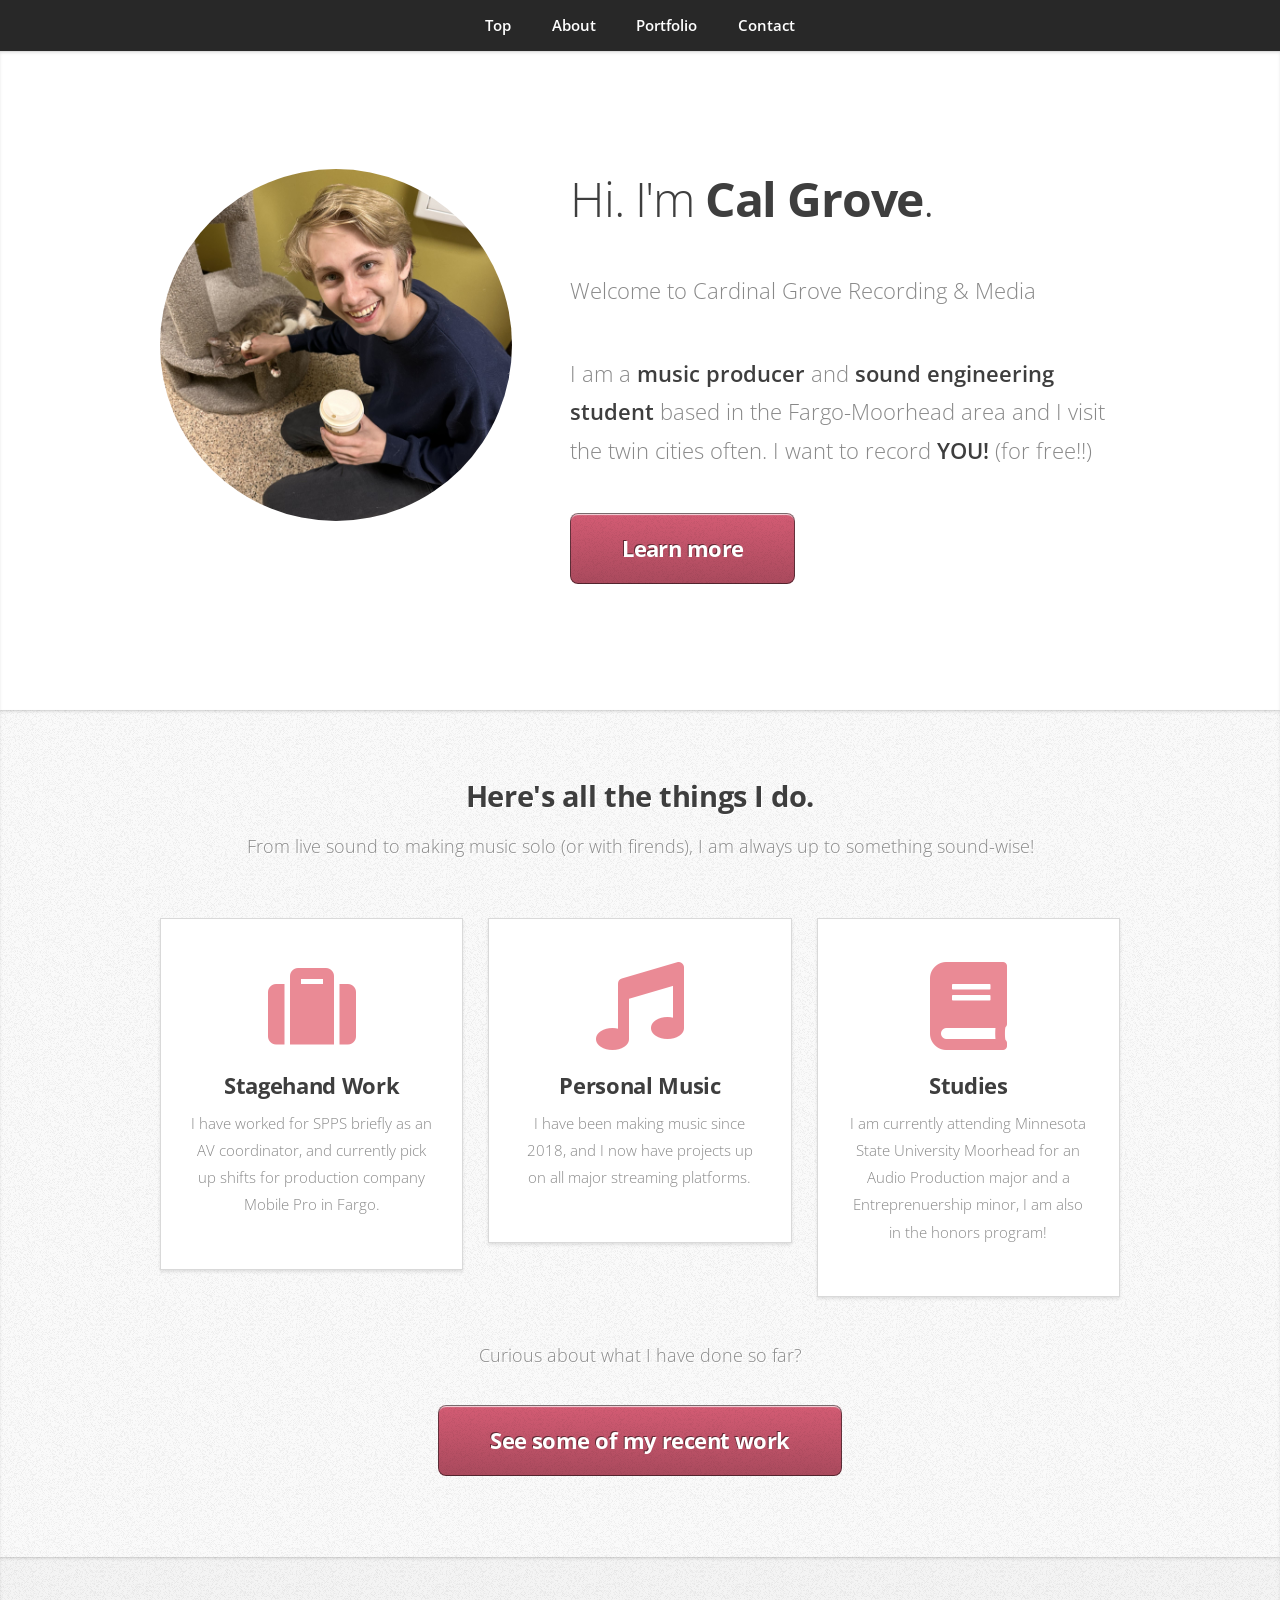
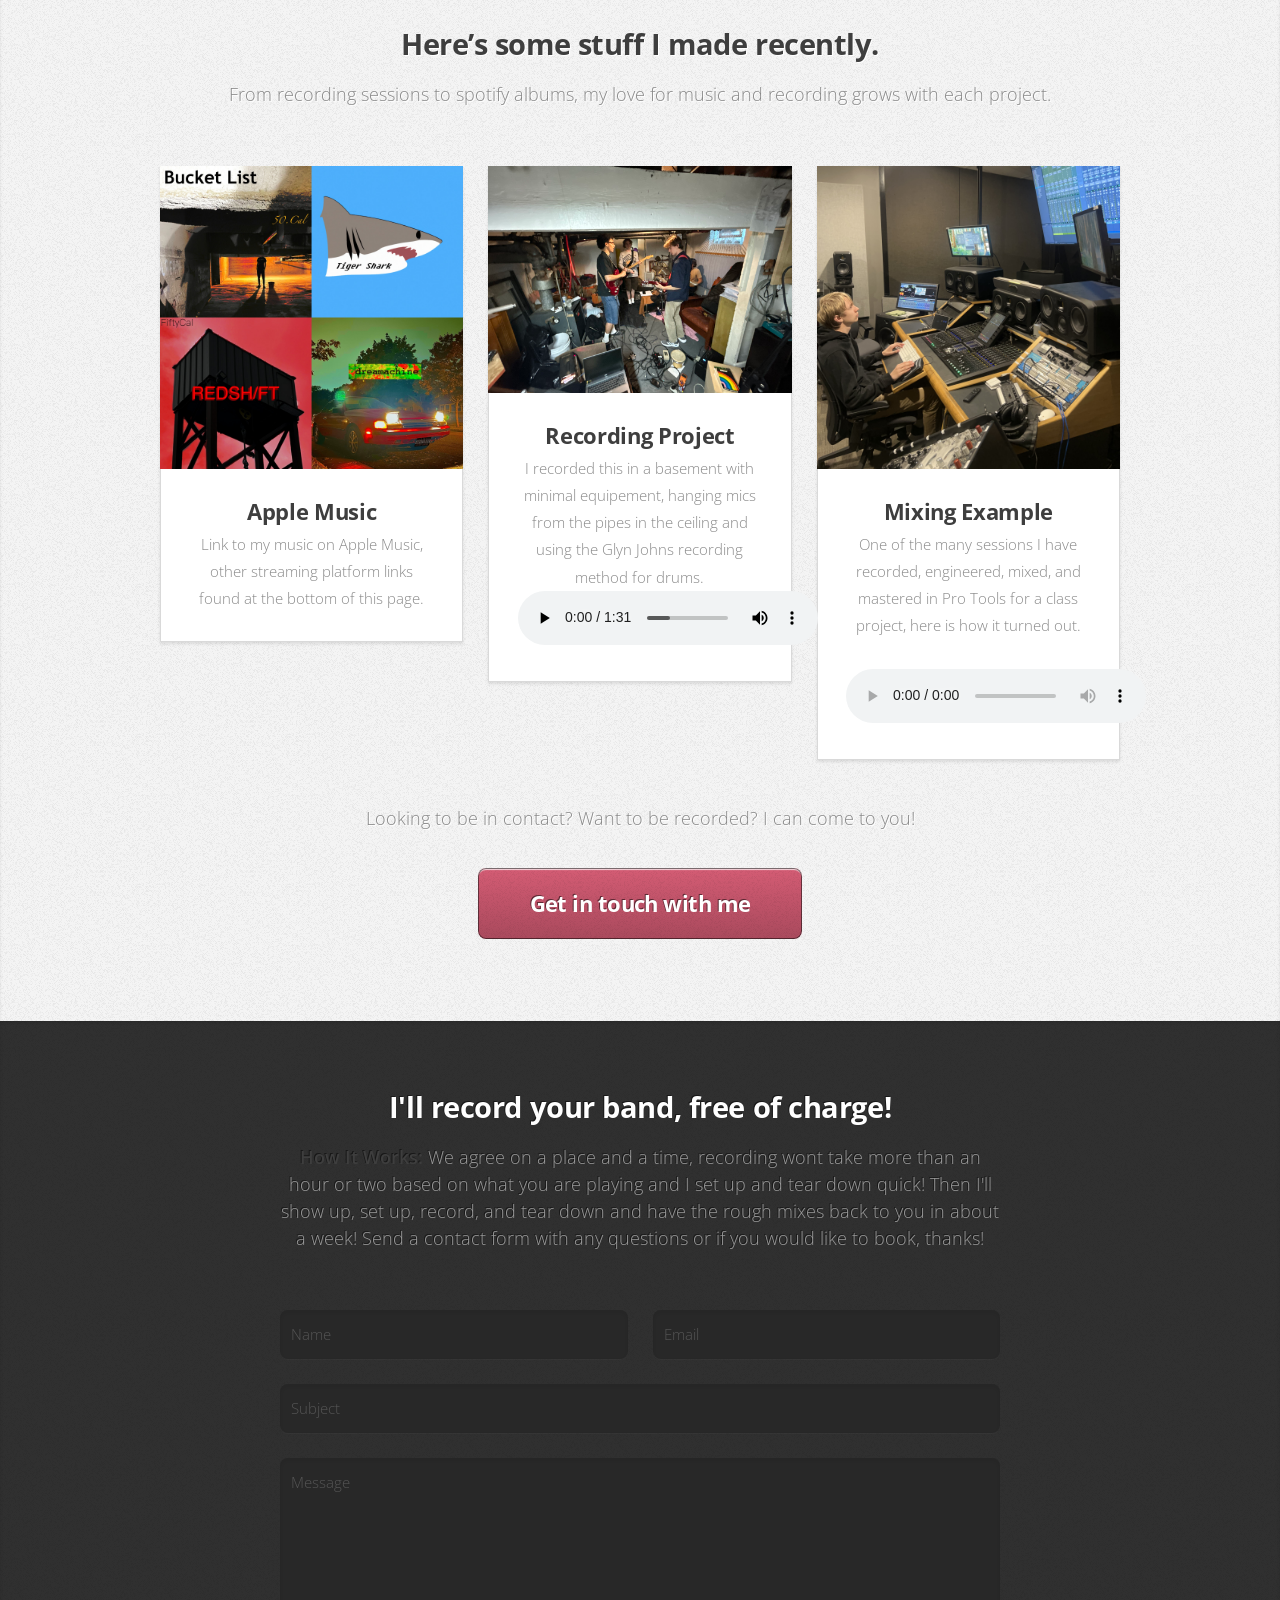
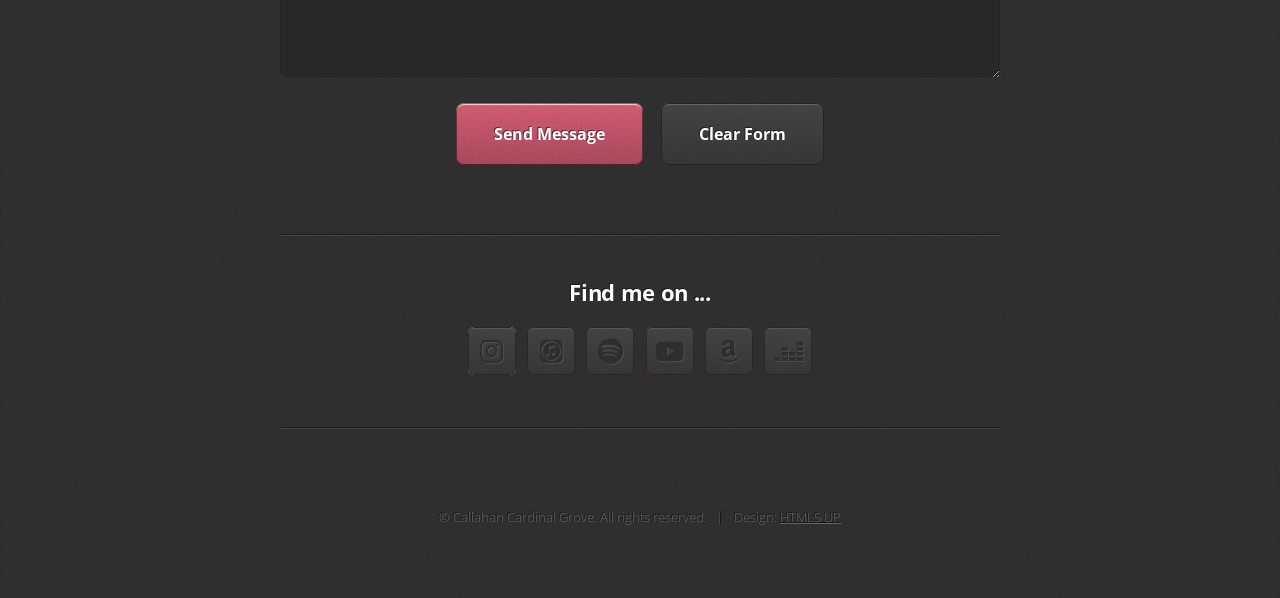
<file: index.html>
<!DOCTYPE HTML>
<!--
	Miniport by HTML5 UP
	html5up.net | @ajlkn
	Free for personal and commercial use under the CCA 3.0 license (html5up.net/license)
-->
<html>
	<head>
		<title>Cardinal Grove Recording</title>
		<meta charset="utf-8" />
		<meta name="viewport" content="width=device-width, initial-scale=1, user-scalable=no" />
		<link rel="stylesheet" href="assets/css/main.css" />
	</head>
	<body class="is-preload">

		<!-- Nav -->
			<nav id="nav">
				<ul class="container">
					<li><a href="#top">Top</a></li>
					<li><a href="#work">About</a></li>
					<li><a href="#portfolio">Portfolio</a></li>
					<li><a href="#contact">Contact</a></li>
				</ul>
			</nav>

		<!-- Home -->
			<article id="top" class="wrapper style1">
				<div class="container">
					<div class="row">
						<div class="col-4 col-5-large col-12-medium">
							<span class="image fit"><img src="images/me.jpg" alt="" /></span>
						</div>
						<div class="col-8 col-7-large col-12-medium">
							<header>
								<h1>Hi. I'm <strong>Cal Grove</strong>.</h1>
							</header>
							<div>
							<p>Welcome to Cardinal Grove Recording & Media</p>	
							</div>
							<p>I am a <strong>music producer</strong> and <strong>sound engineering student</strong> based in the Fargo-Moorhead area and I visit the twin cities often. I want to record <strong>YOU!</strong> (for free!!)</a></p>
							<a href="#work" class="button large scrolly">Learn more</a>
						</div>
					</div>
				</div>
			</article>

		<!-- Work -->
			<article id="work" class="wrapper style2">
				<div class="container">
					<header>
						<h2>Here's all the things I do.</h2>
						<p>From live sound to making music solo (or with firends), I am always up to something sound-wise!</p>
					</header>
					<div class="row aln-center">
						<div class="col-4 col-6-medium col-12-small">
							<section class="box style1">
								<span class="icon solid featured fa-suitcase"></span>
								<h3>Stagehand Work</h3>
								<p>I have worked for SPPS briefly as an AV coordinator, and currently pick up shifts for production company Mobile Pro in Fargo.</p>
							</section>
						</div>
						<div class="col-4 col-6-medium col-12-small">
							<section class="box style1">
								<span class="icon solid featured fa-music"></span>
								<h3>Personal Music</h3>
								<p>I have been making music since 2018, and I now have projects up on all major streaming platforms.</p>
							</section>
						</div>
						<div class="col-4 col-6-medium col-12-small">
							<section class="box style1">
								<span class="icon solid featured fa-book"></span>
								<h3>Studies</h3>
								<p>I am currently attending Minnesota State University Moorhead for an Audio Production major and a Entreprenuership minor, I am also in the honors program!</p>
							</section>
						</div>
					</div>
					<footer>
						<p>Curious about what I have done so far?</p>
						<a href="#portfolio" class="button large scrolly">See some of my recent work</a>
					</footer>
				</div>
			</article>

		<!-- Portfolio -->
			<article id="portfolio" class="wrapper style3">
				<div class="container">
					<header>
						<h2>Here’s some stuff I made recently.</h2>
						<p>From recording sessions to spotify albums, my love for music and recording grows with each project.</p>
					</header>
					<div class="row">
						<div class="col-4 col-6-medium col-12-small">
							<article class="box style2">
								<a href="#" class="image featured"><img src="images/albums.png" alt="" /></a>
								<h3><a href="https://www.cardinalgroverecording.com">Apple Music</a></h3>
								<p>Link to my music on Apple Music, other streaming platform links found at the bottom of this page.</p>
							</article>
						</div>
						<div class="col-4 col-6-medium col-12-small">
							<article class="box style2">
								<a href="#" class="image featured"><img src="images/band1.jpg" alt="" /></a>
								<h3><a href="#">Recording Project</a></h3>
								<p>I recorded this in a basement with minimal equipement, hanging mics from the pipes in the ceiling and using the Glyn Johns recording method for drums.
									<audio controls>
    								<source src="audio/wasted.mp3" type="audio/mpeg">
    								Your browser does not support the audio element.
									</audio>
								</p>
							</article>
						</div>
						
						<div class="col-4 col-6-medium col-12-small">
							<article class="box style2">
								<a href="#" class="image featured"><img src="images/studio.JPG" alt="" /></a>
								<h3><a href="https://www.telefunken-elektroakustik.com/livefromthelab_season/7/" target="_blank">Mixing Example</a></h3>
								<p>One of the many sessions I have recorded, engineered, mixed, and mastered in Pro Tools for a class project, here is how it turned out.</p>
								<audio controls>
    								<source src="audio/proj1.mp3" type="audio/mpeg">
    								Your browser does not support the audio element.
									</audio>
							</article>
						</div>
					    

						<!-- 
						<div class="col-4 col-6-medium col-12-small">
							<article class="box style2">
								<a href="#" class="image featured"><img src="images/pic04.jpg" alt="" /></a>
								<h3><a href="#">Tempus dolore</a></h3>
								<p>Ornare nulla proin odio consequat.</p>
							</article>
						</div>
						<div class="col-4 col-6-medium col-12-small">
							<article class="box style2">
								<a href="#" class="image featured"><img src="images/pic05.jpg" alt="" /></a>
								<h3><a href="#">Feugiat aliquam</a></h3>
								<p>Ornare nulla proin odio consequat.</p>
							</article>
						</div>
						<div class="col-4 col-6-medium col-12-small">
							<article class="box style2">
								<a href="#" class="image featured"><img src="images/pic06.jpg" alt="" /></a>
								<h3><a href="#">Sed amet ornare</a></h3>
								<p>Ornare nulla proin odio consequat.</p>
							</article>
						</div>
						-->
					</div>
					<footer>
						<p>Looking to be in contact? Want to be recorded? I can come to you!</p>
						<a href="#contact" class="button large scrolly">Get in touch with me</a>
					</footer>
				</div>
			</article>

		<!-- Contact -->
			<article id="contact" class="wrapper style4">
				<div class="container medium">
					<header>
						<h2>I'll record your band, free of charge!</h2>
						<p><strong>How It Works:</strong> We agree on a place and a time, recording wont take more than an hour or two based on what you are playing and I set up and tear down quick! Then I'll show up, set up, record, and tear down and have the rough mixes back to you in about a week! Send a contact form with any questions or if you would like to book, thanks!</p>
					</header>
					<div class="row">
						<div class="col-12">
							<form action="https://api.web3forms.com/submit" method="POST">
							<input type="hidden" name="access_key" value="b2264269-0366-4aee-8fe4-e70621992336">
								<div class="row">
									<div class="col-6 col-12-small">
										<input type="text" name="name" id="name" placeholder="Name" />
									</div>
									<div class="col-6 col-12-small">
										<input type="text" name="email" id="email" placeholder="Email" />
									</div>
									<div class="col-12">
										<input type="text" name="subject" id="subject" placeholder="Subject" />
									</div>
									<div class="col-12">
										<textarea name="message" id="message" placeholder="Message"></textarea>
									</div>
									<div class="col-12">
										<ul class="actions">
											<li><input type="submit" value="Send Message" /></li>
											<li><input type="reset" value="Clear Form" class="alt" /></li>
										</ul>
									</div>
								</div>
							</form>
						</div>
						<div class="col-12">
							<hr />
							<h3>Find me on ...</h3>
							<ul class="social">
								<!--
								<li><a href="#" class="icon brands fa-twitter"><span class="label">Twitter</span></a></li>
								<li><a href="#" class="icon brands fa-facebook-f"><span class="label">Facebook</span></a></li>
								<li><a href="#" class="icon brands fa-dribbble"><span class="label">Dribbble</span></a></li>
								<li><a href="#" class="icon brands fa-linkedin-in"><span class="label">LinkedIn</span></a></li>
								<li><a href="#" class="icon brands fa-tumblr"><span class="label">Tumblr</span></a></li>
								<li><a href="#" class="icon brands fa-google-plus"><span class="label">Google+</span></a></li>
								<li><a href="#" class="icon brands fa-github"><span class="label">Github</span></a></li>
								-->
								
								
								<li><a href="https://www.instagram.com/fiftycal_music/" target= "_blank" class="icon brands fa-instagram"><span class="label">Instagram</span></a></li>
								<li><a href="https://music.apple.com/us/artist/fiftycal/1694787597" target="_blank" class="icon brands fa-itunes"><span class="label">Apple Music</span></a></li>
								<li><a href="https://open.spotify.com/artist/5w1RbmK7Opd5EzaqV34ALB" target="_blank" class="icon brands fa-spotify"><span class="label">Spotify</span></a></li>
								<li><a href="https://music.youtube.com/channel/UCnGplVIdR8mCOvyblOKeU2w" target= "_blank" class="icon brands fa-youtube"><span class="label">Youtube Music</span></a></li>
								<li><a href="https://music.amazon.com/artists/B0C9RW9Q5Y/fiftycal" target= "_blank" class="icon brands fa-amazon"><span class="label">Amazon Music</span></a></li>
								<li><a href="https://www.deezer.com/us/artist/222561065" target= "_blank" class="icon brands fa-deezer"><span class="label">Deezer</span></a></li>

								<!--
								<li><a href="#" class="icon solid fa-rss"><span>RSS</span></a></li>
								<li><a href="#" class="icon brands fa-foursquare"><span>Foursquare</span></a></li>
								<li><a href="#" class="icon brands fa-skype"><span>Skype</span></a></li>
								<li><a href="#" class="icon brands fa-soundcloud"><span>Soundcloud</span></a></li>
								<li><a href="#" class="icon brands fa-youtube"><span>YouTube</span></a></li>
								<li><a href="#" class="icon brands fa-blogger"><span>Blogger</span></a></li>
								<li><a href="#" class="icon brands fa-flickr"><span>Flickr</span></a></li>
								<li><a href="#" class="icon brands fa-vimeo"><span>Vimeo</span></a></li>
								-->
							</ul>
							<hr />
						</div>
					</div>
					<footer>
						<ul id="copyright">
							<li>&copy; Callahan Cardinal Grove. All rights reserved.</li><li>Design: <a href="http://html5up.net">HTML5 UP</a></li>
						</ul>
					</footer>
				</div>
			</article>

		<!-- Scripts -->
			<script src="assets/js/jquery.min.js"></script>
			<script src="assets/js/jquery.scrolly.min.js"></script>
			<script src="assets/js/browser.min.js"></script>
			<script src="assets/js/breakpoints.min.js"></script>
			<script src="assets/js/util.js"></script>
			<script src="assets/js/main.js"></script>

	</body>
</html>
</file>
<file: assets/css/main.css>
@import url("https://fonts.googleapis.com/css?family=Open+Sans:300,300italic,600,600italic,700");
@import url("fontawesome-all.min.css");

/*
	Miniport by HTML5 UP
	html5up.net | @ajlkn
	Free for personal and commercial use under the CCA 3.0 license (html5up.net/license)
*/

html, body, div, span, applet, object,
iframe, h1, h2, h3, h4, h5, h6, p, blockquote,
pre, a, abbr, acronym, address, big, cite,
code, del, dfn, em, img, ins, kbd, q, s, samp,
small, strike, strong, sub, sup, tt, var, b,
u, i, center, dl, dt, dd, ol, ul, li, fieldset,
form, label, legend, table, caption, tbody,
tfoot, thead, tr, th, td, article, aside,
canvas, details, embed, figure, figcaption,
footer, header, hgroup, menu, nav, output, ruby,
section, summary, time, mark, audio, video {
	margin: 0;
	padding: 0;
	border: 0;
	font-size: 100%;
	font: inherit;
	vertical-align: baseline;}

article, aside, details, figcaption, figure,
footer, header, hgroup, menu, nav, section {
	display: block;}

body {
	line-height: 1;
}

ol, ul {
	list-style: none;
}

blockquote, q {
	quotes: none;
}

	blockquote:before, blockquote:after, q:before, q:after {
		content: '';
		content: none;
	}

table {
	border-collapse: collapse;
	border-spacing: 0;
}

body {
	-webkit-text-size-adjust: none;
}

mark {
	background-color: transparent;
	color: inherit;
}

input::-moz-focus-inner {
	border: 0;
	padding: 0;
}

input, select, textarea {
	-moz-appearance: none;
	-webkit-appearance: none;
	-ms-appearance: none;
	appearance: none;
}

/* Basic */

	html {
		box-sizing: border-box;
	}

	*, *:before, *:after {
		box-sizing: inherit;
	}

	body {
		padding-top: 3.5em;
	}

		body.is-preload *, body.is-preload *:before, body.is-preload *:after {
			-moz-animation: none !important;
			-webkit-animation: none !important;
			-ms-animation: none !important;
			animation: none !important;
			-moz-transition: none !important;
			-webkit-transition: none !important;
			-ms-transition: none !important;
			transition: none !important;
		}

	body, input, textarea, select {
		font-family: 'Open Sans', sans-serif;
		line-height: 1.85em;
		color: #888;
		font-weight: 300;
		font-size: 13pt;
	}

	a {
		-moz-transition: color .2s ease-in-out;
		-webkit-transition: color .2s ease-in-out;
		-ms-transition: color .2s ease-in-out;
		transition: color .2s ease-in-out;
		color: #43B3E0;
		text-decoration: underline;
	}

		a:hover {
			color: #43bff0 !important;
		}

		a img {
			border: 0;
		}

	b, strong {
		font-weight: 600;
		color: #3e3e3e;
	}

	i, em {
		font-style: italic;
	}

	sub {
		position: relative;
		top: 0.5em;
		font-size: 0.8em;
	}

	sup {
		position: relative;
		top: -0.5em;
		font-size: 0.8em;
	}

	blockquote {
		border-left: solid 0.75em #eee;
		padding: 1em 0 1em 1.5em;
		font-style: italic;
	}

	h1, h2, h3, h4, h5, h6 {
		color: #3e3e3e;
		margin: 0 0 0.75em 0;
	}

	h1 a, h2 a, h3 a, h4 a, h5 a, h6 a {
		text-decoration: none;
		color: inherit;
	}

	h2, h3, h4, h5, h6 {
		font-weight: 700;
	}

	h1 {
		font-size: 3.25em;
		letter-spacing: -0.025em;
		font-weight: 300;
	}

		h1 strong {
			font-weight: 700;
		}

	h2 {
		font-size: 2em;
		letter-spacing: -0.015em;
	}

	h3 {
		font-size: 1.5em;
		letter-spacing: -0.015em;
	}

	em, i {
		font-style: italic;
	}

	br.clear {
		clear: both;
	}

	hr {
		border: 0;
		border-top: solid 1px #444;
		border-top-color: rgba(0, 0, 0, 0.35);
		box-shadow: 0px 1px 0px 0px rgba(255, 255, 255, 0.1);
		height: 1px;
		margin: 3em 0;
	}

	p, ul, ol, dl, table {
		margin-bottom: 2em;
	}

	header {
		margin: 0 0 3em 0;
	}

		header > p {
			font-size: 1.25em;
			margin: 0;
		}

	footer {
		margin: 3em 0 0 0;
	}

		footer > p {
			font-size: 1.25em;
		}

/* Container */

	.container {
		margin: 0 auto;
		max-width: calc(100% - 50px);
		width: 1200px;
	}

		.container.medium {
			width: 900px;
		}

		@media screen and (max-width: 1680px) {

			.container {
				width: 1200px;
			}

				.container.medium {
					width: 900px;
				}

		}

		@media screen and (max-width: 1280px) {

			.container {
				width: 960px;
			}

				.container.medium {
					width: 720px;
				}

		}

		@media screen and (max-width: 980px) {

			.container {
				width: 100%;
			}

				.container.medium {
					width: 75%;
				}

		}

		@media screen and (max-width: 736px) {

			.container {
				width: 100%;
				max-width: calc(100% - 30px);
			}

				.container.medium {
					width: 100%;
				}

		}

/* Row */

	.row {
		display: flex;
		flex-wrap: wrap;
		box-sizing: border-box;
		align-items: stretch;
	}

		.row > * {
			box-sizing: border-box;
		}

		.row.gtr-uniform > * > :last-child {
			margin-bottom: 0;
		}

		.row.aln-left {
			justify-content: flex-start;
		}

		.row.aln-center {
			justify-content: center;
		}

		.row.aln-right {
			justify-content: flex-end;
		}

		.row.aln-top {
			align-items: flex-start;
		}

		.row.aln-middle {
			align-items: center;
		}

		.row.aln-bottom {
			align-items: flex-end;
		}

		.row > .imp {
			order: -1;
		}

		.row > .col-1 {
			width: 8.33333%;
		}

		.row > .off-1 {
			margin-left: 8.33333%;
		}

		.row > .col-2 {
			width: 16.66667%;
		}

		.row > .off-2 {
			margin-left: 16.66667%;
		}

		.row > .col-3 {
			width: 25%;
		}

		.row > .off-3 {
			margin-left: 25%;
		}

		.row > .col-4 {
			width: 33.33333%;
		}

		.row > .off-4 {
			margin-left: 33.33333%;
		}

		.row > .col-5 {
			width: 41.66667%;
		}

		.row > .off-5 {
			margin-left: 41.66667%;
		}

		.row > .col-6 {
			width: 50%;
		}

		.row > .off-6 {
			margin-left: 50%;
		}

		.row > .col-7 {
			width: 58.33333%;
		}

		.row > .off-7 {
			margin-left: 58.33333%;
		}

		.row > .col-8 {
			width: 66.66667%;
		}

		.row > .off-8 {
			margin-left: 66.66667%;
		}

		.row > .col-9 {
			width: 75%;
		}

		.row > .off-9 {
			margin-left: 75%;
		}

		.row > .col-10 {
			width: 83.33333%;
		}

		.row > .off-10 {
			margin-left: 83.33333%;
		}

		.row > .col-11 {
			width: 91.66667%;
		}

		.row > .off-11 {
			margin-left: 91.66667%;
		}

		.row > .col-12 {
			width: 100%;
		}

		.row > .off-12 {
			margin-left: 100%;
		}

		.row.gtr-0 {
			margin-top: 0px;
			margin-left: 0px;
		}

			.row.gtr-0 > * {
				padding: 0px 0 0 0px;
			}

			.row.gtr-0.gtr-uniform {
				margin-top: 0px;
			}

				.row.gtr-0.gtr-uniform > * {
					padding-top: 0px;
				}

		.row.gtr-25 {
			margin-top: -6.25px;
			margin-left: -6.25px;
		}

			.row.gtr-25 > * {
				padding: 6.25px 0 0 6.25px;
			}

			.row.gtr-25.gtr-uniform {
				margin-top: -6.25px;
			}

				.row.gtr-25.gtr-uniform > * {
					padding-top: 6.25px;
				}

		.row.gtr-50 {
			margin-top: -12.5px;
			margin-left: -12.5px;
		}

			.row.gtr-50 > * {
				padding: 12.5px 0 0 12.5px;
			}

			.row.gtr-50.gtr-uniform {
				margin-top: -12.5px;
			}

				.row.gtr-50.gtr-uniform > * {
					padding-top: 12.5px;
				}

		.row {
			margin-top: -25px;
			margin-left: -25px;
		}

			.row > * {
				padding: 25px 0 0 25px;
			}

			.row.gtr-uniform {
				margin-top: -25px;
			}

				.row.gtr-uniform > * {
					padding-top: 25px;
				}

		.row.gtr-150 {
			margin-top: -37.5px;
			margin-left: -37.5px;
		}

			.row.gtr-150 > * {
				padding: 37.5px 0 0 37.5px;
			}

			.row.gtr-150.gtr-uniform {
				margin-top: -37.5px;
			}

				.row.gtr-150.gtr-uniform > * {
					padding-top: 37.5px;
				}

		.row.gtr-200 {
			margin-top: -50px;
			margin-left: -50px;
		}

			.row.gtr-200 > * {
				padding: 50px 0 0 50px;
			}

			.row.gtr-200.gtr-uniform {
				margin-top: -50px;
			}

				.row.gtr-200.gtr-uniform > * {
					padding-top: 50px;
				}

		@media screen and (max-width: 1680px) {

			.row {
				display: flex;
				flex-wrap: wrap;
				box-sizing: border-box;
				align-items: stretch;
			}

				.row > * {
					box-sizing: border-box;
				}

				.row.gtr-uniform > * > :last-child {
					margin-bottom: 0;
				}

				.row.aln-left {
					justify-content: flex-start;
				}

				.row.aln-center {
					justify-content: center;
				}

				.row.aln-right {
					justify-content: flex-end;
				}

				.row.aln-top {
					align-items: flex-start;
				}

				.row.aln-middle {
					align-items: center;
				}

				.row.aln-bottom {
					align-items: flex-end;
				}

				.row > .imp-xlarge {
					order: -1;
				}

				.row > .col-1-xlarge {
					width: 8.33333%;
				}

				.row > .off-1-xlarge {
					margin-left: 8.33333%;
				}

				.row > .col-2-xlarge {
					width: 16.66667%;
				}

				.row > .off-2-xlarge {
					margin-left: 16.66667%;
				}

				.row > .col-3-xlarge {
					width: 25%;
				}

				.row > .off-3-xlarge {
					margin-left: 25%;
				}

				.row > .col-4-xlarge {
					width: 33.33333%;
				}

				.row > .off-4-xlarge {
					margin-left: 33.33333%;
				}

				.row > .col-5-xlarge {
					width: 41.66667%;
				}

				.row > .off-5-xlarge {
					margin-left: 41.66667%;
				}

				.row > .col-6-xlarge {
					width: 50%;
				}

				.row > .off-6-xlarge {
					margin-left: 50%;
				}

				.row > .col-7-xlarge {
					width: 58.33333%;
				}

				.row > .off-7-xlarge {
					margin-left: 58.33333%;
				}

				.row > .col-8-xlarge {
					width: 66.66667%;
				}

				.row > .off-8-xlarge {
					margin-left: 66.66667%;
				}

				.row > .col-9-xlarge {
					width: 75%;
				}

				.row > .off-9-xlarge {
					margin-left: 75%;
				}

				.row > .col-10-xlarge {
					width: 83.33333%;
				}

				.row > .off-10-xlarge {
					margin-left: 83.33333%;
				}

				.row > .col-11-xlarge {
					width: 91.66667%;
				}

				.row > .off-11-xlarge {
					margin-left: 91.66667%;
				}

				.row > .col-12-xlarge {
					width: 100%;
				}

				.row > .off-12-xlarge {
					margin-left: 100%;
				}

				.row.gtr-0 {
					margin-top: 0px;
					margin-left: 0px;
				}

					.row.gtr-0 > * {
						padding: 0px 0 0 0px;
					}

					.row.gtr-0.gtr-uniform {
						margin-top: 0px;
					}

						.row.gtr-0.gtr-uniform > * {
							padding-top: 0px;
						}

				.row.gtr-25 {
					margin-top: -6.25px;
					margin-left: -6.25px;
				}

					.row.gtr-25 > * {
						padding: 6.25px 0 0 6.25px;
					}

					.row.gtr-25.gtr-uniform {
						margin-top: -6.25px;
					}

						.row.gtr-25.gtr-uniform > * {
							padding-top: 6.25px;
						}

				.row.gtr-50 {
					margin-top: -12.5px;
					margin-left: -12.5px;
				}

					.row.gtr-50 > * {
						padding: 12.5px 0 0 12.5px;
					}

					.row.gtr-50.gtr-uniform {
						margin-top: -12.5px;
					}

						.row.gtr-50.gtr-uniform > * {
							padding-top: 12.5px;
						}

				.row {
					margin-top: -25px;
					margin-left: -25px;
				}

					.row > * {
						padding: 25px 0 0 25px;
					}

					.row.gtr-uniform {
						margin-top: -25px;
					}

						.row.gtr-uniform > * {
							padding-top: 25px;
						}

				.row.gtr-150 {
					margin-top: -37.5px;
					margin-left: -37.5px;
				}

					.row.gtr-150 > * {
						padding: 37.5px 0 0 37.5px;
					}

					.row.gtr-150.gtr-uniform {
						margin-top: -37.5px;
					}

						.row.gtr-150.gtr-uniform > * {
							padding-top: 37.5px;
						}

				.row.gtr-200 {
					margin-top: -50px;
					margin-left: -50px;
				}

					.row.gtr-200 > * {
						padding: 50px 0 0 50px;
					}

					.row.gtr-200.gtr-uniform {
						margin-top: -50px;
					}

						.row.gtr-200.gtr-uniform > * {
							padding-top: 50px;
						}

		}

		@media screen and (max-width: 1280px) {

			.row {
				display: flex;
				flex-wrap: wrap;
				box-sizing: border-box;
				align-items: stretch;
			}

				.row > * {
					box-sizing: border-box;
				}

				.row.gtr-uniform > * > :last-child {
					margin-bottom: 0;
				}

				.row.aln-left {
					justify-content: flex-start;
				}

				.row.aln-center {
					justify-content: center;
				}

				.row.aln-right {
					justify-content: flex-end;
				}

				.row.aln-top {
					align-items: flex-start;
				}

				.row.aln-middle {
					align-items: center;
				}

				.row.aln-bottom {
					align-items: flex-end;
				}

				.row > .imp-large {
					order: -1;
				}

				.row > .col-1-large {
					width: 8.33333%;
				}

				.row > .off-1-large {
					margin-left: 8.33333%;
				}

				.row > .col-2-large {
					width: 16.66667%;
				}

				.row > .off-2-large {
					margin-left: 16.66667%;
				}

				.row > .col-3-large {
					width: 25%;
				}

				.row > .off-3-large {
					margin-left: 25%;
				}

				.row > .col-4-large {
					width: 33.33333%;
				}

				.row > .off-4-large {
					margin-left: 33.33333%;
				}

				.row > .col-5-large {
					width: 41.66667%;
				}

				.row > .off-5-large {
					margin-left: 41.66667%;
				}

				.row > .col-6-large {
					width: 50%;
				}

				.row > .off-6-large {
					margin-left: 50%;
				}

				.row > .col-7-large {
					width: 58.33333%;
				}

				.row > .off-7-large {
					margin-left: 58.33333%;
				}

				.row > .col-8-large {
					width: 66.66667%;
				}

				.row > .off-8-large {
					margin-left: 66.66667%;
				}

				.row > .col-9-large {
					width: 75%;
				}

				.row > .off-9-large {
					margin-left: 75%;
				}

				.row > .col-10-large {
					width: 83.33333%;
				}

				.row > .off-10-large {
					margin-left: 83.33333%;
				}

				.row > .col-11-large {
					width: 91.66667%;
				}

				.row > .off-11-large {
					margin-left: 91.66667%;
				}

				.row > .col-12-large {
					width: 100%;
				}

				.row > .off-12-large {
					margin-left: 100%;
				}

				.row.gtr-0 {
					margin-top: 0px;
					margin-left: 0px;
				}

					.row.gtr-0 > * {
						padding: 0px 0 0 0px;
					}

					.row.gtr-0.gtr-uniform {
						margin-top: 0px;
					}

						.row.gtr-0.gtr-uniform > * {
							padding-top: 0px;
						}

				.row.gtr-25 {
					margin-top: -6.25px;
					margin-left: -6.25px;
				}

					.row.gtr-25 > * {
						padding: 6.25px 0 0 6.25px;
					}

					.row.gtr-25.gtr-uniform {
						margin-top: -6.25px;
					}

						.row.gtr-25.gtr-uniform > * {
							padding-top: 6.25px;
						}

				.row.gtr-50 {
					margin-top: -12.5px;
					margin-left: -12.5px;
				}

					.row.gtr-50 > * {
						padding: 12.5px 0 0 12.5px;
					}

					.row.gtr-50.gtr-uniform {
						margin-top: -12.5px;
					}

						.row.gtr-50.gtr-uniform > * {
							padding-top: 12.5px;
						}

				.row {
					margin-top: -25px;
					margin-left: -25px;
				}

					.row > * {
						padding: 25px 0 0 25px;
					}

					.row.gtr-uniform {
						margin-top: -25px;
					}

						.row.gtr-uniform > * {
							padding-top: 25px;
						}

				.row.gtr-150 {
					margin-top: -37.5px;
					margin-left: -37.5px;
				}

					.row.gtr-150 > * {
						padding: 37.5px 0 0 37.5px;
					}

					.row.gtr-150.gtr-uniform {
						margin-top: -37.5px;
					}

						.row.gtr-150.gtr-uniform > * {
							padding-top: 37.5px;
						}

				.row.gtr-200 {
					margin-top: -50px;
					margin-left: -50px;
				}

					.row.gtr-200 > * {
						padding: 50px 0 0 50px;
					}

					.row.gtr-200.gtr-uniform {
						margin-top: -50px;
					}

						.row.gtr-200.gtr-uniform > * {
							padding-top: 50px;
						}

		}

		@media screen and (max-width: 980px) {

			.row {
				display: flex;
				flex-wrap: wrap;
				box-sizing: border-box;
				align-items: stretch;
			}

				.row > * {
					box-sizing: border-box;
				}

				.row.gtr-uniform > * > :last-child {
					margin-bottom: 0;
				}

				.row.aln-left {
					justify-content: flex-start;
				}

				.row.aln-center {
					justify-content: center;
				}

				.row.aln-right {
					justify-content: flex-end;
				}

				.row.aln-top {
					align-items: flex-start;
				}

				.row.aln-middle {
					align-items: center;
				}

				.row.aln-bottom {
					align-items: flex-end;
				}

				.row > .imp-medium {
					order: -1;
				}

				.row > .col-1-medium {
					width: 8.33333%;
				}

				.row > .off-1-medium {
					margin-left: 8.33333%;
				}

				.row > .col-2-medium {
					width: 16.66667%;
				}

				.row > .off-2-medium {
					margin-left: 16.66667%;
				}

				.row > .col-3-medium {
					width: 25%;
				}

				.row > .off-3-medium {
					margin-left: 25%;
				}

				.row > .col-4-medium {
					width: 33.33333%;
				}

				.row > .off-4-medium {
					margin-left: 33.33333%;
				}

				.row > .col-5-medium {
					width: 41.66667%;
				}

				.row > .off-5-medium {
					margin-left: 41.66667%;
				}

				.row > .col-6-medium {
					width: 50%;
				}

				.row > .off-6-medium {
					margin-left: 50%;
				}

				.row > .col-7-medium {
					width: 58.33333%;
				}

				.row > .off-7-medium {
					margin-left: 58.33333%;
				}

				.row > .col-8-medium {
					width: 66.66667%;
				}

				.row > .off-8-medium {
					margin-left: 66.66667%;
				}

				.row > .col-9-medium {
					width: 75%;
				}

				.row > .off-9-medium {
					margin-left: 75%;
				}

				.row > .col-10-medium {
					width: 83.33333%;
				}

				.row > .off-10-medium {
					margin-left: 83.33333%;
				}

				.row > .col-11-medium {
					width: 91.66667%;
				}

				.row > .off-11-medium {
					margin-left: 91.66667%;
				}

				.row > .col-12-medium {
					width: 100%;
				}

				.row > .off-12-medium {
					margin-left: 100%;
				}

				.row.gtr-0 {
					margin-top: 0px;
					margin-left: 0px;
				}

					.row.gtr-0 > * {
						padding: 0px 0 0 0px;
					}

					.row.gtr-0.gtr-uniform {
						margin-top: 0px;
					}

						.row.gtr-0.gtr-uniform > * {
							padding-top: 0px;
						}

				.row.gtr-25 {
					margin-top: -6.25px;
					margin-left: -6.25px;
				}

					.row.gtr-25 > * {
						padding: 6.25px 0 0 6.25px;
					}

					.row.gtr-25.gtr-uniform {
						margin-top: -6.25px;
					}

						.row.gtr-25.gtr-uniform > * {
							padding-top: 6.25px;
						}

				.row.gtr-50 {
					margin-top: -12.5px;
					margin-left: -12.5px;
				}

					.row.gtr-50 > * {
						padding: 12.5px 0 0 12.5px;
					}

					.row.gtr-50.gtr-uniform {
						margin-top: -12.5px;
					}

						.row.gtr-50.gtr-uniform > * {
							padding-top: 12.5px;
						}

				.row {
					margin-top: -25px;
					margin-left: -25px;
				}

					.row > * {
						padding: 25px 0 0 25px;
					}

					.row.gtr-uniform {
						margin-top: -25px;
					}

						.row.gtr-uniform > * {
							padding-top: 25px;
						}

				.row.gtr-150 {
					margin-top: -37.5px;
					margin-left: -37.5px;
				}

					.row.gtr-150 > * {
						padding: 37.5px 0 0 37.5px;
					}

					.row.gtr-150.gtr-uniform {
						margin-top: -37.5px;
					}

						.row.gtr-150.gtr-uniform > * {
							padding-top: 37.5px;
						}

				.row.gtr-200 {
					margin-top: -50px;
					margin-left: -50px;
				}

					.row.gtr-200 > * {
						padding: 50px 0 0 50px;
					}

					.row.gtr-200.gtr-uniform {
						margin-top: -50px;
					}

						.row.gtr-200.gtr-uniform > * {
							padding-top: 50px;
						}

		}

		@media screen and (max-width: 736px) {

			.row {
				display: flex;
				flex-wrap: wrap;
				box-sizing: border-box;
				align-items: stretch;
			}

				.row > * {
					box-sizing: border-box;
				}

				.row.gtr-uniform > * > :last-child {
					margin-bottom: 0;
				}

				.row.aln-left {
					justify-content: flex-start;
				}

				.row.aln-center {
					justify-content: center;
				}

				.row.aln-right {
					justify-content: flex-end;
				}

				.row.aln-top {
					align-items: flex-start;
				}

				.row.aln-middle {
					align-items: center;
				}

				.row.aln-bottom {
					align-items: flex-end;
				}

				.row > .imp-small {
					order: -1;
				}

				.row > .col-1-small {
					width: 8.33333%;
				}

				.row > .off-1-small {
					margin-left: 8.33333%;
				}

				.row > .col-2-small {
					width: 16.66667%;
				}

				.row > .off-2-small {
					margin-left: 16.66667%;
				}

				.row > .col-3-small {
					width: 25%;
				}

				.row > .off-3-small {
					margin-left: 25%;
				}

				.row > .col-4-small {
					width: 33.33333%;
				}

				.row > .off-4-small {
					margin-left: 33.33333%;
				}

				.row > .col-5-small {
					width: 41.66667%;
				}

				.row > .off-5-small {
					margin-left: 41.66667%;
				}

				.row > .col-6-small {
					width: 50%;
				}

				.row > .off-6-small {
					margin-left: 50%;
				}

				.row > .col-7-small {
					width: 58.33333%;
				}

				.row > .off-7-small {
					margin-left: 58.33333%;
				}

				.row > .col-8-small {
					width: 66.66667%;
				}

				.row > .off-8-small {
					margin-left: 66.66667%;
				}

				.row > .col-9-small {
					width: 75%;
				}

				.row > .off-9-small {
					margin-left: 75%;
				}

				.row > .col-10-small {
					width: 83.33333%;
				}

				.row > .off-10-small {
					margin-left: 83.33333%;
				}

				.row > .col-11-small {
					width: 91.66667%;
				}

				.row > .off-11-small {
					margin-left: 91.66667%;
				}

				.row > .col-12-small {
					width: 100%;
				}

				.row > .off-12-small {
					margin-left: 100%;
				}

				.row.gtr-0 {
					margin-top: 0px;
					margin-left: 0px;
				}

					.row.gtr-0 > * {
						padding: 0px 0 0 0px;
					}

					.row.gtr-0.gtr-uniform {
						margin-top: 0px;
					}

						.row.gtr-0.gtr-uniform > * {
							padding-top: 0px;
						}

				.row.gtr-25 {
					margin-top: -3.75px;
					margin-left: -3.75px;
				}

					.row.gtr-25 > * {
						padding: 3.75px 0 0 3.75px;
					}

					.row.gtr-25.gtr-uniform {
						margin-top: -3.75px;
					}

						.row.gtr-25.gtr-uniform > * {
							padding-top: 3.75px;
						}

				.row.gtr-50 {
					margin-top: -7.5px;
					margin-left: -7.5px;
				}

					.row.gtr-50 > * {
						padding: 7.5px 0 0 7.5px;
					}

					.row.gtr-50.gtr-uniform {
						margin-top: -7.5px;
					}

						.row.gtr-50.gtr-uniform > * {
							padding-top: 7.5px;
						}

				.row {
					margin-top: -15px;
					margin-left: -15px;
				}

					.row > * {
						padding: 15px 0 0 15px;
					}

					.row.gtr-uniform {
						margin-top: -15px;
					}

						.row.gtr-uniform > * {
							padding-top: 15px;
						}

				.row.gtr-150 {
					margin-top: -22.5px;
					margin-left: -22.5px;
				}

					.row.gtr-150 > * {
						padding: 22.5px 0 0 22.5px;
					}

					.row.gtr-150.gtr-uniform {
						margin-top: -22.5px;
					}

						.row.gtr-150.gtr-uniform > * {
							padding-top: 22.5px;
						}

				.row.gtr-200 {
					margin-top: -30px;
					margin-left: -30px;
				}

					.row.gtr-200 > * {
						padding: 30px 0 0 30px;
					}

					.row.gtr-200.gtr-uniform {
						margin-top: -30px;
					}

						.row.gtr-200.gtr-uniform > * {
							padding-top: 30px;
						}

		}

/* Form */

	form label {
		color: #3e3e3e;
		font-weight: 700;
		display: block;
		margin: 0 0 0.5em 0;
	}

	form input[type=text],
	form input[type=email],
	form input[type=password],
	form select,
	form textarea {
		-moz-transition: background .2s ease-in-out, box-shadow .2s ease-in-out;
		-webkit-transition: background .2s ease-in-out, box-shadow .2s ease-in-out;
		-ms-transition: background .2s ease-in-out, box-shadow .2s ease-in-out;
		transition: background .2s ease-in-out, box-shadow .2s ease-in-out;
		-webkit-appearance: none;
		display: block;
		border: 0;
		padding: 0.75em;
		font-size: 1em;
		border-radius: 8px;
		border: solid 1px #ddd;
		background: #fff;
		color: #bbb;
		box-shadow: inset 0px 2px 3px 1px rgba(0, 0, 0, 0.05), 0px 1px 0px 0px rgba(255, 255, 255, 0.025);
		width: 100%;
	}

		form input[type=text]:focus,
		form input[type=email]:focus,
		form input[type=password]:focus,
		form select:focus,
		form textarea:focus {
			background: #fafafa;
			box-shadow: inset 0px 2px 5px 0px rgba(0, 0, 0, 0.05), 0px 1px 0px 0px rgba(255, 255, 255, 0.025), inset 0px 0px 2px 1px #43bff0;
		}

	form textarea {
		height: 15em;
	}

	form .actions:last-child {
		margin-bottom: 0;
	}

	form ::-webkit-input-placeholder {
		color: #555 !important;
	}

	form :-moz-placeholder {
		color: #555 !important;
	}

	form ::-moz-placeholder {
		color: #555 !important;
	}

	form :-ms-input-placeholder {
		color: #555 !important;
	}

	form ::-moz-focus-inner {
		border: 0;
	}

/* Tables */

	table {
		width: 100%;
	}

		table.default {
			width: 100%;
		}

			table.default tr {
				border-top: solid 1px #eee;
			}

				table.default tr:first-child {
					border-top: 0;
				}

			table.default td {
				padding: 0.5em 1em 0.5em 1em;
			}

			table.default th {
				text-align: left;
				padding: 0.5em 1em 0.5em 1em;
				font-weight: 600;
				margin: 0 0 1em 0;
			}

			table.default thead {
				background: #4f4f4f;
				color: #fff;
			}

/* Section/Article */

	section, article {
		margin-bottom: 3em;
	}

	section > :last-child,
	article > :last-child,
	section:last-child,
	article:last-child {
		margin-bottom: 0;
	}

/* Image */

	.image {
		display: inline-block;
		position: relative;
	}

		.image img {
			display: block;
			width: 100%;
		}

		.image.fit {
			display: block;
			width: 100%;
		}

		.image.featured {
			display: block;
			width: 100%;
			margin: 0 0 2em 0;
		}

		.image.left {
			float: left;
			margin: 0 2em 2em 0;
		}

		.image.centered {
			display: block;
			margin: 0 0 2em 0;
		}

			.image.centered img {
				margin: 0 auto;
				width: auto;
			}

/* Button */

	input[type="button"],
	input[type="submit"],
	input[type="reset"],
	button,
	.button {
		background-image: url("images/bg.png"), -moz-linear-gradient(top, rgba(0, 0, 0, 0), rgba(0, 0, 0, 0.2));
		background-image: url("images/bg.png"), -webkit-linear-gradient(top, rgba(0, 0, 0, 0), rgba(0, 0, 0, 0.2));
		background-image: url("images/bg.png"), -ms-linear-gradient(top, rgba(0, 0, 0, 0), rgba(0, 0, 0, 0.2));
		background-image: url("images/bg.png"), linear-gradient(top, rgba(0, 0, 0, 0), rgba(0, 0, 0, 0.2));
		-moz-transition: background-color .2s ease-in-out;
		-webkit-transition: background-color .2s ease-in-out;
		-ms-transition: background-color .2s ease-in-out;
		transition: background-color .2s ease-in-out;
		-webkit-appearance: none;
		position: relative;
		display: inline-block;
		color: #fff !important;
		text-decoration: none;
		font-weight: 700;
		border: 0;
		outline: 0;
		cursor: pointer;
		border-radius: 8px;
		text-shadow: -1px -1px 0.5px rgba(0, 0, 0, 0.5);
		overflow: hidden;
		box-shadow: inset 0px 0px 0px 1px rgba(0, 0, 0, 0.5), inset 0px 2px 1px 0px rgba(255, 255, 255, 0.75);
		background-color: #d45c74;
		padding: 1em 2.35em 1em 2.35em;
		font-size: 1.1em;
		max-width: 24em;
	}

		input[type="button"]:hover,	
		input[type="submit"]:hover,
		input[type="reset"]:hover,
		button:hover,
		.button:hover {
			background-color: #983f51;
			color: #fff !important;
		}

		input[type="button"]:active,
		input[type="submit"]:active,
		input[type="reset"]:active,
		button:active,
		.button:active {
			background-color: #3BA8D3;
			top: 1px;
		}

		input[type="button"].large,
		input[type="submit"].large,
		input[type="reset"].large,
		button.large,
		.button.large {
			font-size: 1.5em;
			letter-spacing: -0.025em;
		}

		input[type="button"].alt,
		input[type="submit"].alt,
		input[type="reset"].alt,
		button.alt,
		.button.alt {
			background-color: #444;
			box-shadow: inset 0px 0px 0px 1px #242424, inset 0px 2px 1px 0px rgba(255, 255, 255, 0.2);
		}

			input[type="button"].alt:hover,
			input[type="submit"].alt:hover,
			input[type="reset"].alt:hover,
			button.alt:hover,
			.button.alt:hover {
				background-color: #4f4f4f;
				color: #fff !important;
			}

			input[type="button"].alt:active,
			input[type="submit"].alt:active,
			input[type="reset"].alt:active,
			button.alt:active,
			.button.alt:active {
				background-color: #3f3f3f;
			}

/* List */

	ul {
		list-style: disc;
		padding-left: 1em;
	}

		ul li {
			padding-left: 0.5em;
		}

	ol {
		list-style: decimal;
		padding-left: 1.25em;
	}

		ol li {
			padding-left: 0.25em;
		}

/* Social */

	ul.social {
		cursor: default;
		margin: 0;
		list-style: none;
		padding-left: 0;
	}

		ul.social li {
			position: relative;
			display: inline-block;
			margin: 0.25em;
			top: 0;
			padding-left: 0;
		}

			ul.social li a {
				-moz-transition: top .2s ease-in-out;
				-webkit-transition: top .2s ease-in-out;
				-ms-transition: top .2s ease-in-out;
				transition: top .2s ease-in-out;
				display: block;
				width: 48px;
				height: 48px;
				border-radius: 6px;
				top: 0;
				position: relative;
			}

				ul.social li a:before {
					background-image: url("images/bg.png"), -moz-linear-gradient(top, rgba(0, 0, 0, 0), rgba(0, 0, 0, 0.2));
					background-image: url("images/bg.png"), -webkit-linear-gradient(top, rgba(0, 0, 0, 0), rgba(0, 0, 0, 0.2));
					background-image: url("images/bg.png"), -ms-linear-gradient(top, rgba(0, 0, 0, 0), rgba(0, 0, 0, 0.2));
					background-image: url("images/bg.png"), linear-gradient(top, rgba(0, 0, 0, 0), rgba(0, 0, 0, 0.2));
					-moz-transition: background-color .2s ease-in-out;
					-webkit-transition: background-color .2s ease-in-out;
					-ms-transition: background-color .2s ease-in-out;
					transition: background-color .2s ease-in-out;
					background-color: #444;
					border-radius: 6px;
					box-shadow: inset 0px 0px 0px 1px #282828, inset 0px 2px 1px 0px rgba(255, 255, 255, 0.1);
					color: #2E2E2E !important;
					display: block;
					font-size: 26px;
					height: 48px;
					line-height: 48px;
					text-align: center;
					outline: 0;
					overflow: hidden;
					text-shadow: 1px 1px 0px rgba(255, 255, 255, 0.1);
					width: 48px;
				}

				ul.social li a.fa-twitter {
					background-color: #2DAAE4;
				}

				ul.social li a.fa-facebook-f {
					background-color: #3C5A98;
				}

				ul.social li a.fa-dribbble {
					background-color: #C4376B;
				}

				ul.social li a.fa-linkedin-in {
					background-color: #006599;
				}

				ul.social li a.fa-tumblr {
					background-color: #51718A;
				}

				ul.social li a.fa-google-plus {
					background-color: #DA2713;
				}

				ul.social li a.fa-github {
					background-color: #FAFAFA;
				}

				ul.social li a.fa-rss {
					background-color: #F2600B;
				}

				ul.social li a.fa-instagram {
					background-color: #E0D7C8;
				}

				ul.social li a.fa-foursquare {
					background-color: #39A3D4;
				}

				ul.social li a.fa-skype {
					background-color: #10BEF1;
				}

				ul.social li a.fa-soundcloud {
					background-color: #FE5419;
				}

				ul.social li a.fa-youtube {
					background-color: #BF2E25;
				}

				ul.social li a.fa-blogger {
					background-color: #FF6501;
				}

				ul.social li a.fa-flickr {
					background-color: #0062DB;
				}

				ul.social li a.fa-vimeo {
					background-color: #4C8AB0;
				}

				ul.social li a:hover {
					top: -5px;
				}

					ul.social li a:hover:before {
						background-color: transparent;
					}

/* Actions */

	ul.actions {
		list-style: none;
		padding-left: 0;
	}

		ul.actions li {
			display: inline-block;
			margin: 0 0 0 1em;
			padding-left: 0;
		}

			ul.actions li:first-child {
				margin-left: 0;
			}

/* Box */

	.box {
		background: #fff;
		box-shadow: inset 0px 0px 0px 1px rgba(0, 0, 0, 0.15), 0px 2px 3px 0px rgba(0, 0, 0, 0.1);
		text-align: center;
		padding: 2em;
	}

		.box.style1 {
			padding: 3em 2em 3.5em 2em;
		}

			.box.style1 h3 {
				margin-bottom: 0.5em;
			}

		.box.style2 h3 {
			margin-bottom: 0.25em;
		}

		.box.style2 .image {
			position: relative;
			left: 2em;
			top: 2em;
			margin: -4em 0 4em -4em;
			width: auto;
		}

/* Icons */

	.icon {
		text-decoration: none;
		text-decoration: none;
	}

		.icon:before {
			-moz-osx-font-smoothing: grayscale;
			-webkit-font-smoothing: antialiased;
			display: inline-block;
			font-style: normal;
			font-variant: normal;
			text-rendering: auto;
			line-height: 1;
			text-transform: none !important;
			font-family: 'Font Awesome 5 Free';
			font-weight: 400;
		}

		.icon:before {
			font-size: 1.25em;
		}

		.icon > .label {
			display: none;
		}

		.icon.solid:before {
			font-weight: 900;
		}

		.icon.brands:before {
			font-family: 'Font Awesome 5 Brands';
		}

		.icon.featured {
			color: #EA8A95;
			display: block;
			margin: 0 0 1.5em 0;
			cursor: default;
		}

			.icon.featured:before {
				font-size: 6em;
			}

/* Wrappers */

	.wrapper {
		background-image: url("images/bg.png");
		box-shadow: inset 0px 1px 0px 0px rgba(0, 0, 0, 0.05), inset 0px 2px 3px 0px rgba(0, 0, 0, 0.1);
		padding: 8em 0 8em 0;
		text-align: center;
	}

		.wrapper.style1 {
			background-image: none;
			background-color: #fff;
		}

		.wrapper.style2 {
			background-color: #fafafa;
			text-shadow: 1px 1px 0px #fff;
		}

		.wrapper.style3 {
			background-color: #f4f4f4;
			text-shadow: 1px 1px 0px #fff;
		}

		.wrapper.style4 {
			background-color: #303030;
			color: #999;
			text-shadow: -1px -1px 0px #181818;
		}

			.wrapper.style4 h1, .wrapper.style4 h2, .wrapper.style4 h3, .wrapper.style4 h4, .wrapper.style4 h5, .wrapper.style4 h6 {
				color: #fff;
			}

			.wrapper.style4 form input[type=text],
			.wrapper.style4 form input[type=password],
			.wrapper.style4 form select,
			.wrapper.style4 form textarea {
				border: none;
				background: #282828;
			}

				.wrapper.style4 form input[type=text]:focus,
				.wrapper.style4 form input[type=password]:focus,
				.wrapper.style4 form select:focus,
				.wrapper.style4 form textarea:focus {
					background: #252525;
				}

/* Nav */

	#nav {
		background-color: #282828;
		text-align: center;
		position: fixed;
		left: 0;
		top: 0;
		width: 100%;
		z-index: 10000;
		cursor: default;
		height: 3.5em;
		line-height: 3.5em;
	}

		#nav ul {
			margin-bottom: 0;
			list-style: none;
			padding-left: 0;
		}

		#nav li {
			display: inline-block;
			padding-left: 0;
		}

		#nav a {
			-moz-transition: background-color .2s ease-in-out;
			-webkit-transition: background-color .2s ease-in-out;
			-ms-transition: background-color .2s ease-in-out;
			transition: background-color .2s ease-in-out;
			position: relative;
			display: block;
			color: #fff;
			text-decoration: none;
			outline: 0;
			font-weight: 600;
			border-radius: 8px;
			color: #fff;
			height: 2.5em;
			line-height: 2.5em;
			padding: 0 1.25em;
		}

			#nav a:hover {
				color: #fff !important;
				background: #383838;
			}

			#nav a.active {
				background: #484848;
			}

				#nav a.active:before {
					content: '';
					display: block;
					position: absolute;
					bottom: -0.6em;
					left: 50%;
					margin-left: -0.75em;
					border-left: solid 0.75em transparent;
					border-right: solid 0.75em transparent;
					border-top: solid 0.6em #282828;
				}

/* Articles */

	body > article {
		margin-bottom: 0;
	}

	#top {
		padding: 10em 0 10em 0;
		text-align: left;
	}

		#top .image {
			border-radius: 100%;
			width: 20em;
			height: 20em;
			margin: 0;
		}

			#top .image img {
				border-radius: 100%;
			}

		#top h1 {
			margin-top: 0.35em;
		}

		#top p {
			font-size: 1.5em;
			line-height: 1.75em;
		}

			#top p a {
				color: inherit;
			}

	#contact footer {
		font-size: 0.9em;
	}

/* Copyright */

	#copyright {
		color: #666;
		font-size: 1em;
		line-height: 1em;
		list-style: none;
		padding-left: 0;
		margin-bottom: 0;
	}

		#copyright li {
			display: inline-block;
			border-left: solid 1px rgba(0, 0, 0, 0.5);
			box-shadow: -1px 0px 0px 0px rgba(255, 255, 255, 0.1);
			padding: 0 0 0 1em;
			margin: 0 0 0 1em;
		}

			#copyright li:first-child {
				border: 0;
				box-shadow: none;
				padding-left: 0;
				margin-left: 0;
			}

		#copyright a {
			-moz-transition: color .2s ease-in-out;
			-webkit-transition: color .2s ease-in-out;
			-ms-transition: color .2s ease-in-out;
			transition: color .2s ease-in-out;
			color: inherit;
		}

			#copyright a:hover {
				color: #777;
			}

/* Large */

	@media screen and (max-width: 1280px) {

		/* Basic */

			body {
				font-size: 11pt;
			}

			input, textarea, select {
				font-size: 11pt;
			}

			header {
				margin: 0 0 4em 0;
			}

		/* Wrappers */

			.wrapper {
				padding: 5em 0 5em 0;
				text-align: center;
			}

				.wrapper.style4 .row-special {
					margin: 2em 0 0 0;
					padding: 2em 0 2em 0;
				}

		/* Articles */

			#top {
				padding: 8em 0;
			}

				#top .image {
					width: 24em;
					height: 24em;
					margin: 0;
				}

	}

/* Medium */

	@media screen and (max-width: 980px) {

		/* Articles */

			#top {
				text-align: center;
				padding: 5em 0;
			}

				#top .image {
					margin: 0 auto 2em auto;
				}

	}

/* Small */

	@media screen and (max-width: 736px) {

		/* Basic */

			body {
				padding-top: 44px;
			}

			body, input, textarea, select {
				line-height: 1.75em;
				font-size: 10pt;
				letter-spacing: 0;
			}

			h1, h2, h3, h4, h5, h6 {
				font-size: 1.25em;
				margin: 0 0 0.4em 0;
			}

			h1 {
				font-size: 2.25em;
				line-height: 1.25em;
			}

			header {
				margin: 0 0 2em 0;
			}

				header > p {
					font-size: 1.25em;
				}

			footer {
				margin: 2.5em 0 0 0;
			}

				footer > p {
					font-size: 1.25em;
				}

			hr {
				margin: 1.5em 0 2em 0;
			}

		/* Section/Article */

			section, article {
				clear: both;
			}

		/* Button */

			input[type="button"],
			input[type="submit"],
			input[type="reset"],
			button,
			.button {
				text-align: center;
				font-size: 1.2em;
				width: 100%;
				padding: 1em 0 1em 0;
			}

				input[type="button"].large,
				input[type="submit"].large,
				input[type="reset"].large,
				button.large,
				.button.large {
					font-size: 1.2em;
					letter-spacing: 0;
				}

		/* Social */

			ul.social {
				padding: 1em 0.5em 0 0.5em;
			}

				ul.social li {
					margin: 0.5em 0.5em 0.5em 0.5em;
				}

					ul.social li a {
						top: 0 !important;
					}

						ul.social li a:before {
							background-color: transparent !important;
						}

		/* Actions */

			ul.actions {
				margin: 0;
			}

				ul.actions li {
					display: block;
					margin: 15px 0 0 0;
				}

					ul.actions li:first-child {
						margin-top: 0;
					}

		/* Box */

			.box {
				padding: 30px 20px 30px 20px;
				margin: 0 0 20px 0 !important;
			}

				.box h3 {
					margin-bottom: 0.25em;
				}

				.box .image.centered {
					margin-bottom: 1em;
				}

				.box .image.featured {
					position: relative;
					left: 20px;
					top: 20px;
					margin: -50px 0 50px -40px;
					width: auto;
				}

				.box.style1 {
					max-width: 32em;
					margin-left: auto !important;
					margin-right: auto !important;
				}

				.box.style2 {
					max-width: 32em;
					margin-left: auto !important;
					margin-right: auto !important;
				}

		/* Wrappers */

			.wrapper {
				padding: 3em 0;
				text-align: center;
			}

		/* Nav */

			#nav {
				height: 44px;
				line-height: 44px;
			}

				#nav a {
					padding: 0 0.75em;
					height: inherit;
					line-height: inherit;
					border-radius: 0;
				}

					#nav a:hover {
						background-color: transparent;
					}

		/* Articles */

			#top {
				padding: 3em 0;
			}

				#top .image {
					width: 15em;
					height: 15em;
					margin-bottom: 0;
				}

				#top p {
					font-size: 1em;
				}

			#contact footer {
				margin: 0;
			}

		/* Copyright */

			#copyright {
				font-size: 1em;
				margin: 0;
			}

				#copyright li {
					display: block;
					margin: 1em 0 0 0;
					padding: 0;
					box-shadow: none;
					border-left: 0;
				}

					#copyright li:first-child {
						margin-top: 0;
					}

	}
</file>
